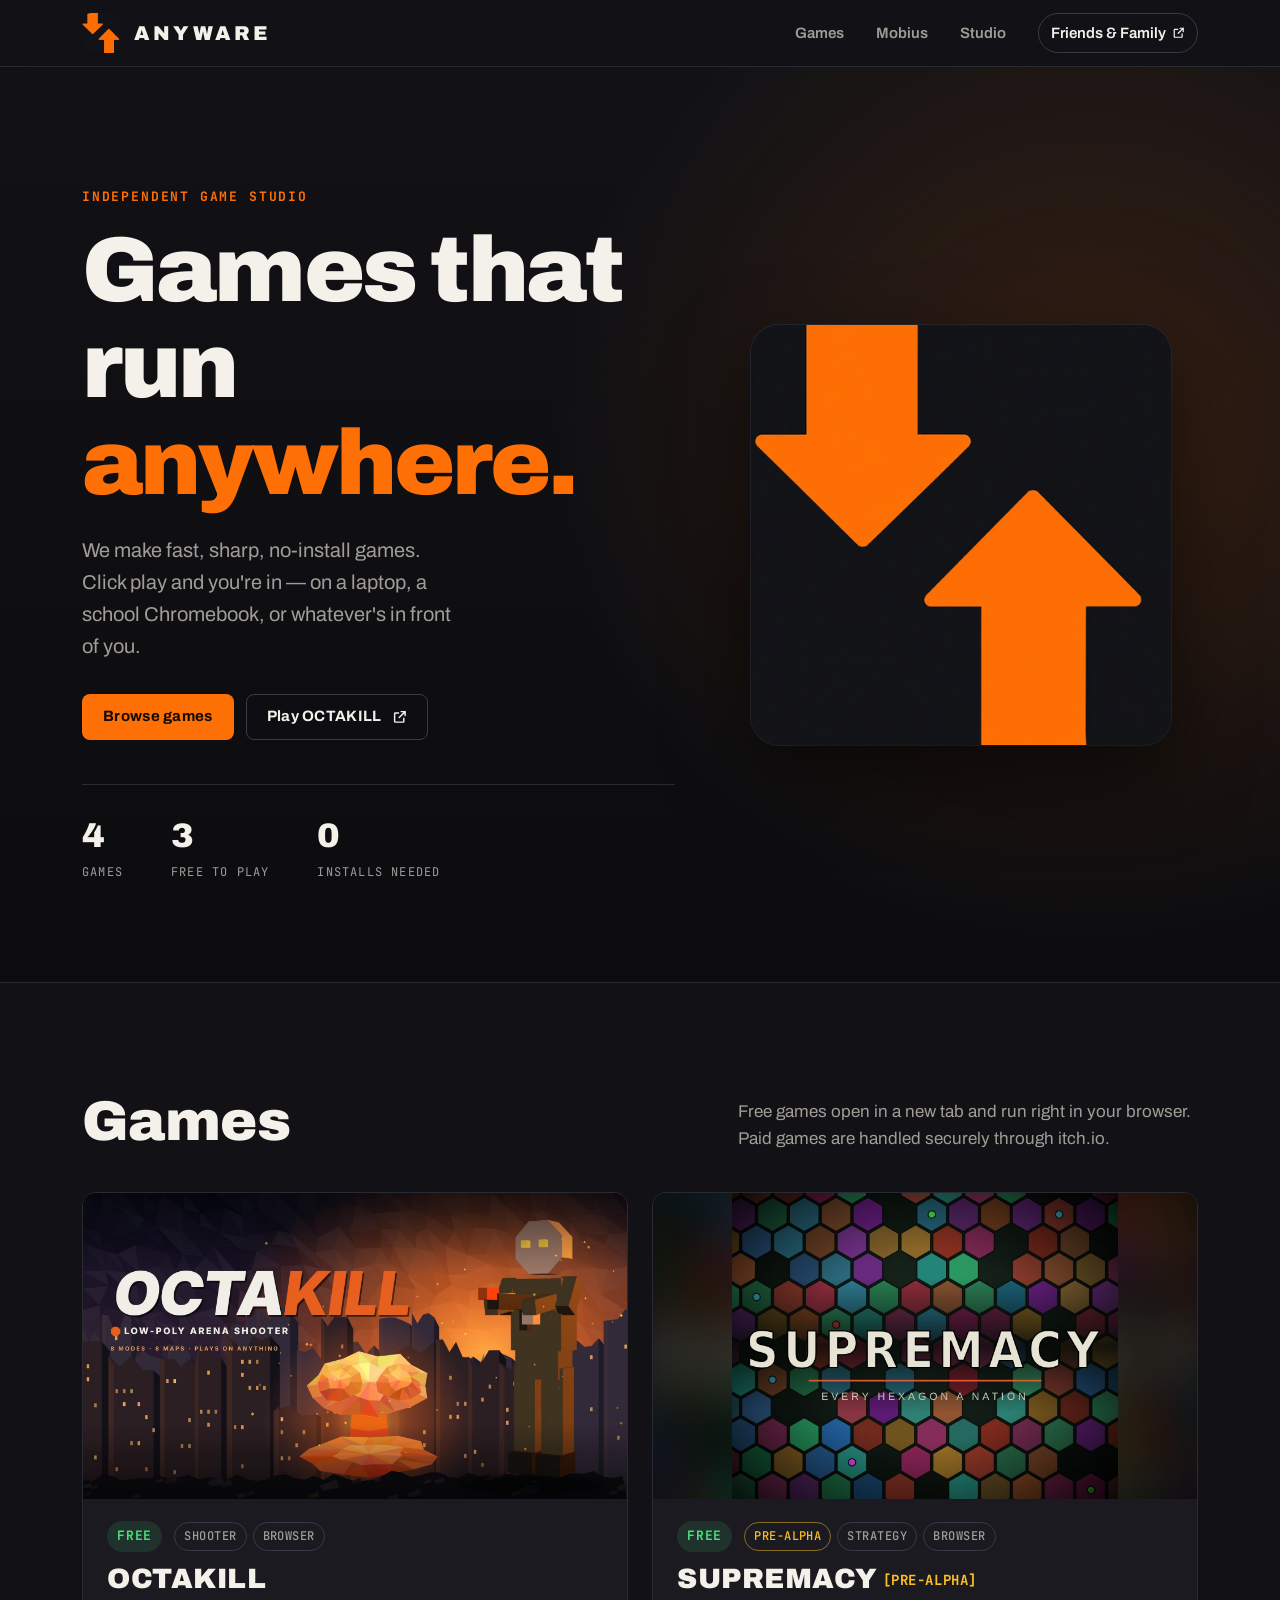
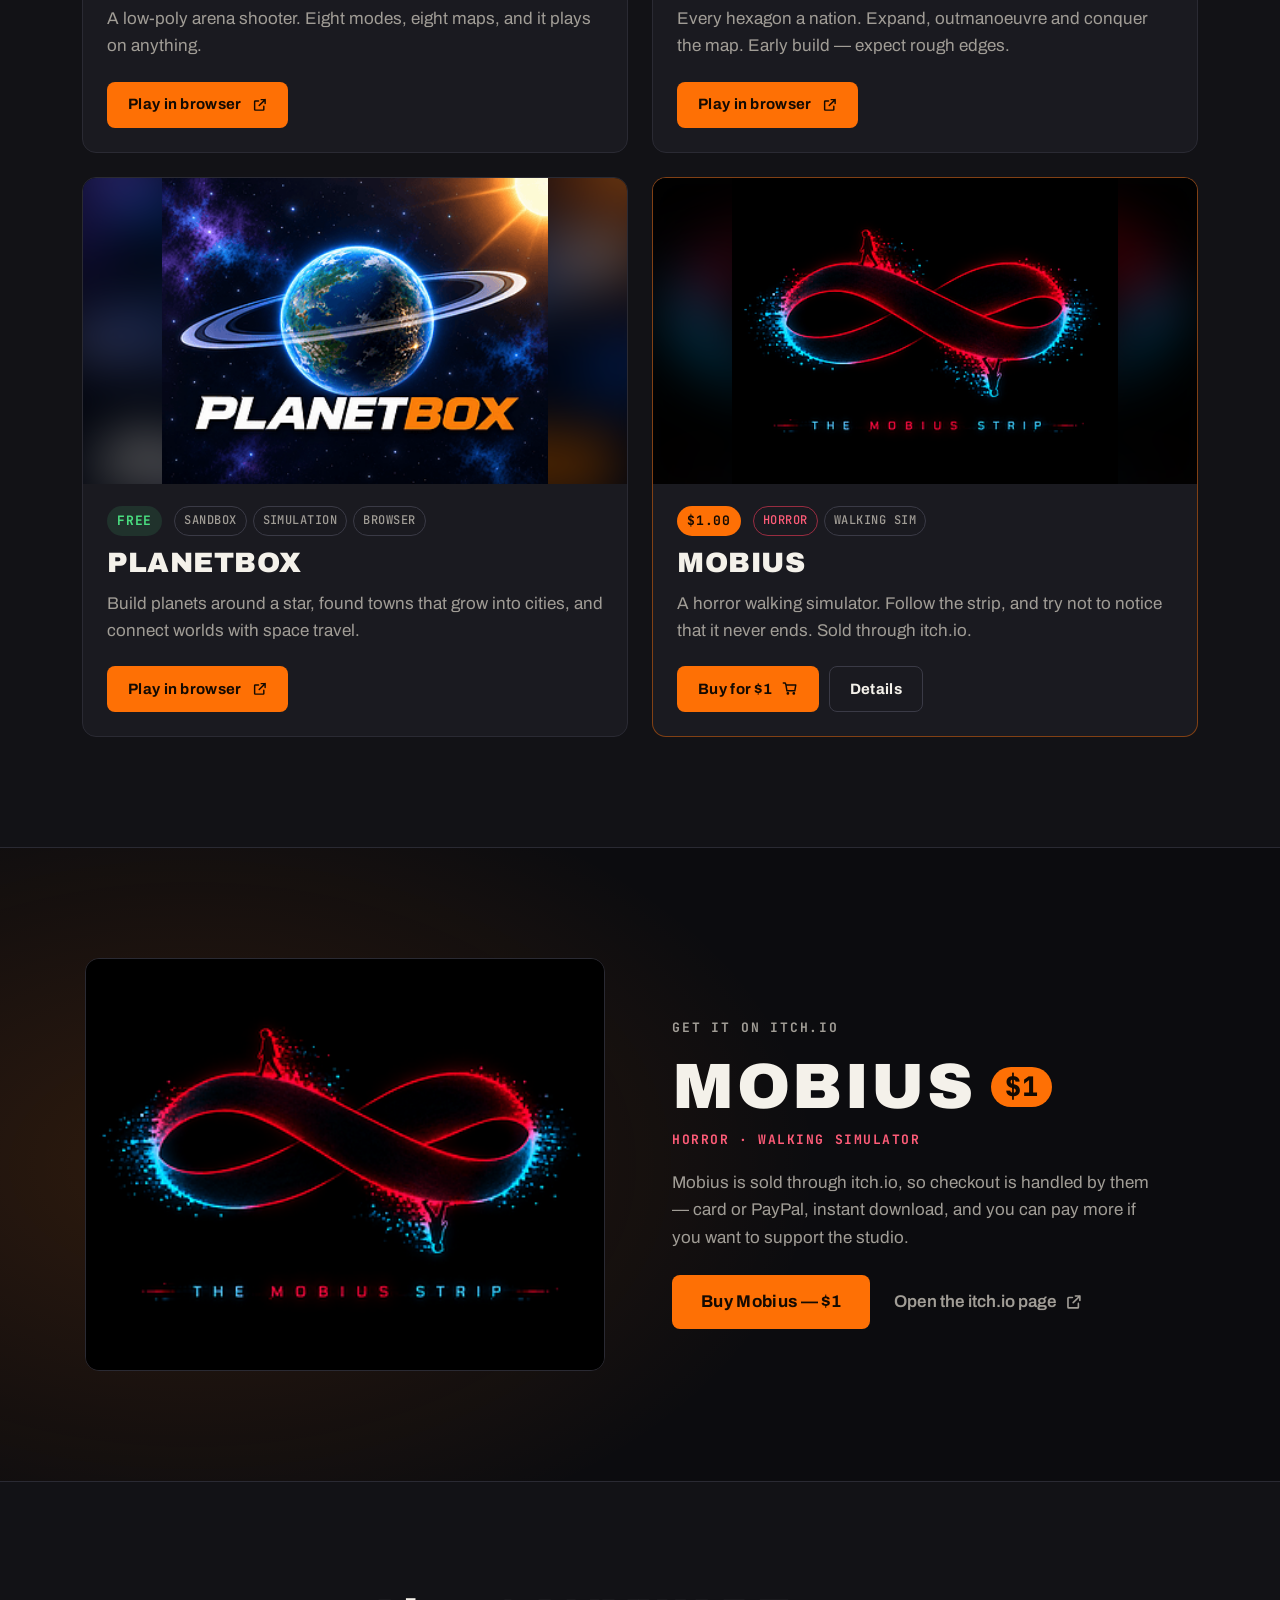
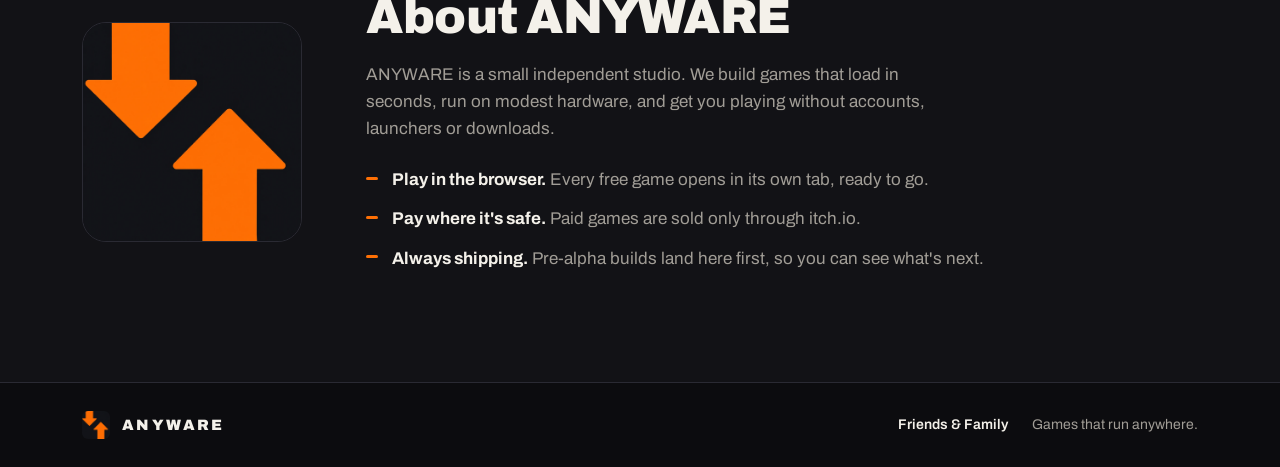
<file: index.html>
<!DOCTYPE html>
<html lang="en">
<head>
  <meta charset="UTF-8" />
  <meta name="viewport" content="width=device-width, initial-scale=1" />
  <title>ANYWARE — Independent Game Studio</title>
  <meta name="description" content="ANYWARE is an independent game studio making games that run anywhere. Play OCTAKILL, Supremacy and PlanetBox free in your browser, and get the horror walking simulator Mobius on itch.io." />
  <meta name="theme-color" content="#121216" />

  <meta property="og:title" content="ANYWARE — Independent Game Studio" />
  <meta property="og:description" content="Games that run anywhere. Play free in your browser." />
  <meta property="og:image" content="assets/img/octakill.jpg" />
  <meta property="og:type" content="website" />

  <link rel="icon" type="image/png" href="assets/img/favicon.png" />
  <link rel="apple-touch-icon" href="assets/img/apple-touch-icon.png" />

  <link rel="preconnect" href="https://fonts.googleapis.com" />
  <link rel="preconnect" href="https://fonts.gstatic.com" crossorigin />
  <link href="https://fonts.googleapis.com/css2?family=Archivo:wght@400;500;700;800;900&family=JetBrains+Mono:wght@500;700&display=swap" rel="stylesheet" />

  <link rel="stylesheet" href="assets/css/style.css" />
</head>
<body>
  <a class="skip-link" href="#games">Skip to games</a>

  <header class="site-header">
    <div class="container header-inner">
      <a class="brand" href="#top" aria-label="ANYWARE home">
        <img src="assets/img/logo.png" alt="" width="40" height="40" />
        <span>ANYWARE</span>
      </a>
      <nav class="nav" aria-label="Main">
        <a href="#games">Games</a>
        <a href="#mobius">Mobius</a>
        <a href="#studio">Studio</a>
        <a class="nav-friends" href="https://voriq-studios.replit.app/" target="_blank" rel="noopener">
          Friends &amp; Family
          <svg class="icon" viewBox="0 0 24 24" aria-hidden="true"><path d="M14 4h6v6M20 4l-9 9M18 14v5a1 1 0 0 1-1 1H5a1 1 0 0 1-1-1V7a1 1 0 0 1 1-1h5"/></svg>
        </a>
      </nav>
    </div>
  </header>

  <main id="top">
    <!-- ============ HERO ============ -->
    <section class="hero">
      <div class="container hero-inner">
        <div class="hero-copy">
          <p class="eyebrow">Independent game studio</p>
          <h1 class="hero-title">Games that run <span class="accent">anywhere.</span></h1>
          <p class="hero-lede">
            We make fast, sharp, no-install games. Click play and you're in &mdash;
            on a laptop, a school Chromebook, or whatever's in front of you.
          </p>
          <div class="hero-actions">
            <a class="btn btn-primary" href="#games">Browse games</a>
            <a class="btn btn-ghost" href="games/octakill.html" target="_blank" rel="noopener">
              Play OCTAKILL
              <svg class="icon" viewBox="0 0 24 24" aria-hidden="true"><path d="M14 4h6v6M20 4l-9 9M18 14v5a1 1 0 0 1-1 1H5a1 1 0 0 1-1-1V7a1 1 0 0 1 1-1h5"/></svg>
            </a>
          </div>
          <dl class="hero-stats">
            <div><dt>Games</dt><dd>4</dd></div>
            <div><dt>Free to play</dt><dd>3</dd></div>
            <div><dt>Installs needed</dt><dd>0</dd></div>
          </dl>
        </div>
        <div class="hero-mark" aria-hidden="true">
          <img src="assets/img/logo.png" alt="" width="512" height="512" />
        </div>
      </div>
    </section>

    <!-- ============ GAMES ============ -->
    <section id="games" class="section">
      <div class="container">
        <div class="section-head">
          <h2>Games</h2>
          <p>Free games open in a new tab and run right in your browser. Paid games are handled securely through itch.io.</p>
        </div>

        <div class="game-grid">
          <!-- OCTAKILL -->
          <article class="game-card" id="octakill">
            <a class="cover" href="games/octakill.html" target="_blank" rel="noopener" style="background-image:url('assets/img/octakill.jpg')" aria-label="Play OCTAKILL in a new tab">
              <img src="assets/img/octakill.jpg" alt="OCTAKILL key art: a low-poly soldier beside a mushroom cloud over a city" width="1920" height="1080" loading="lazy" />
            </a>
            <div class="game-body">
              <div class="game-meta">
                <span class="price price-free">Free</span>
                <ul class="tags" aria-label="Tags">
                  <li>Shooter</li>
                  <li>Browser</li>
                </ul>
              </div>
              <h3>OCTAKILL</h3>
              <p>A low-poly arena shooter. Eight modes, eight maps, and it plays on anything.</p>
              <div class="game-actions">
                <a class="btn btn-primary" href="games/octakill.html" target="_blank" rel="noopener">
                  Play in browser
                  <svg class="icon" viewBox="0 0 24 24" aria-hidden="true"><path d="M14 4h6v6M20 4l-9 9M18 14v5a1 1 0 0 1-1 1H5a1 1 0 0 1-1-1V7a1 1 0 0 1 1-1h5"/></svg>
                </a>
              </div>
            </div>
          </article>

          <!-- SUPREMACY -->
          <article class="game-card" id="supremacy">
            <a class="cover" href="games/supremacy.html" target="_blank" rel="noopener" style="background-image:url('assets/img/supremacy.jpg')" aria-label="Play Supremacy in a new tab">
              <img src="assets/img/supremacy.jpg" alt="Supremacy title art over a field of coloured hexagons" width="630" height="500" loading="lazy" />
            </a>
            <div class="game-body">
              <div class="game-meta">
                <span class="price price-free">Free</span>
                <ul class="tags" aria-label="Tags">
                  <li class="tag-warn">Pre-Alpha</li>
                  <li>Strategy</li>
                  <li>Browser</li>
                </ul>
              </div>
              <h3>SUPREMACY <span class="title-badge">[PRE-ALPHA]</span></h3>
              <p>Every hexagon a nation. Expand, outmanoeuvre and conquer the map. Early build &mdash; expect rough edges.</p>
              <div class="game-actions">
                <a class="btn btn-primary" href="games/supremacy.html" target="_blank" rel="noopener">
                  Play in browser
                  <svg class="icon" viewBox="0 0 24 24" aria-hidden="true"><path d="M14 4h6v6M20 4l-9 9M18 14v5a1 1 0 0 1-1 1H5a1 1 0 0 1-1-1V7a1 1 0 0 1 1-1h5"/></svg>
                </a>
              </div>
            </div>
          </article>

          <!-- PLANETBOX -->
          <article class="game-card" id="planetbox">
            <a class="cover" href="games/planetbox.html" target="_blank" rel="noopener" style="background-image:url('assets/img/planetbox.png')" aria-label="Play PlanetBox in a new tab">
              <img src="assets/img/planetbox.png" alt="PlanetBox title art: a ringed planet in space beside a bright star" width="315" height="250" loading="lazy" />
            </a>
            <div class="game-body">
              <div class="game-meta">
                <span class="price price-free">Free</span>
                <ul class="tags" aria-label="Tags">
                  <li>Sandbox</li>
                  <li>Simulation</li>
                  <li>Browser</li>
                </ul>
              </div>
              <h3>PLANETBOX</h3>
              <p>Build planets around a star, found towns that grow into cities, and connect worlds with space travel.</p>
              <div class="game-actions">
                <a class="btn btn-primary" href="games/planetbox.html" target="_blank" rel="noopener">
                  Play in browser
                  <svg class="icon" viewBox="0 0 24 24" aria-hidden="true"><path d="M14 4h6v6M20 4l-9 9M18 14v5a1 1 0 0 1-1 1H5a1 1 0 0 1-1-1V7a1 1 0 0 1 1-1h5"/></svg>
                </a>
              </div>
            </div>
          </article>

          <!-- MOBIUS (paid via itch.io) -->
          <article class="game-card game-card-paid" id="mobius-card">
            <a class="cover" href="#mobius" style="background-image:url('assets/img/mobius.png')" aria-label="Mobius purchase details">
              <img src="assets/img/mobius.png" alt="The Mobius Strip cover art: a glowing red and blue infinity loop with two tiny figures walking on it" width="315" height="250" loading="lazy" />
            </a>
            <div class="game-body">
              <div class="game-meta">
                <span class="price price-paid">$1.00</span>
                <ul class="tags" aria-label="Tags">
                  <li class="tag-horror">Horror</li>
                  <li>Walking Sim</li>
                </ul>
              </div>
              <h3>MOBIUS</h3>
              <p>A horror walking simulator. Follow the strip, and try not to notice that it never ends. Sold through itch.io.</p>
              <div class="game-actions">
                <a class="btn btn-primary" href="https://anyware-studios.itch.io/mobius" target="_blank" rel="noopener" data-itch-buy="mobius">
                  Buy for $1
                  <svg class="icon" viewBox="0 0 24 24" aria-hidden="true"><path d="M6 6h15l-1.5 9h-12L6 6Zm0 0L5 3H2M9 20a1 1 0 1 0 0-2 1 1 0 0 0 0 2Zm9 0a1 1 0 1 0 0-2 1 1 0 0 0 0 2Z"/></svg>
                </a>
                <a class="btn btn-ghost" href="#mobius">Details</a>
              </div>
            </div>
          </article>
        </div>
      </div>
    </section>

    <!-- ============ MOBIUS PURCHASE ============ -->
    <section id="mobius" class="section section-buy">
      <div class="container buy-inner">
        <div class="buy-art">
          <img src="assets/img/mobius.png" alt="" width="315" height="250" loading="lazy" />
        </div>
        <div class="buy-copy">
          <p class="eyebrow">Get it on itch.io</p>
          <h2>MOBIUS <span class="buy-price">$1</span></h2>
          <p class="buy-genre">Horror &middot; Walking simulator</p>
          <p>
            Mobius is sold through itch.io, so checkout is handled by them &mdash;
            card or PayPal, instant download, and you can pay more if you want to support the studio.
          </p>

          <div class="itch-embed" data-itch-embed="mobius">
            <p class="itch-embed-loading">Loading the itch.io store widget&hellip;</p>
          </div>

          <div class="buy-actions">
            <a class="btn btn-primary btn-lg" href="https://anyware-studios.itch.io/mobius" target="_blank" rel="noopener" data-itch-buy="mobius">
              Buy Mobius &mdash; $1
            </a>
            <a class="btn-link" href="https://anyware-studios.itch.io/mobius" target="_blank" rel="noopener">
              Open the itch.io page
              <svg class="icon" viewBox="0 0 24 24" aria-hidden="true"><path d="M14 4h6v6M20 4l-9 9M18 14v5a1 1 0 0 1-1 1H5a1 1 0 0 1-1-1V7a1 1 0 0 1 1-1h5"/></svg>
            </a>
          </div>
        </div>
      </div>
    </section>

    <!-- ============ STUDIO ============ -->
    <section id="studio" class="section">
      <div class="container studio-inner">
        <img class="studio-logo" src="assets/img/logo.png" alt="ANYWARE logo: two orange arrows, one pointing down and one pointing up" width="512" height="512" loading="lazy" />
        <div>
          <h2>About ANYWARE</h2>
          <p>
            ANYWARE is a small independent studio. We build games that load in seconds,
            run on modest hardware, and get you playing without accounts, launchers or downloads.
          </p>
          <ul class="studio-points">
            <li><strong>Play in the browser.</strong> Every free game opens in its own tab, ready to go.</li>
            <li><strong>Pay where it's safe.</strong> Paid games are sold only through itch.io.</li>
            <li><strong>Always shipping.</strong> Pre-alpha builds land here first, so you can see what's next.</li>
          </ul>
        </div>
      </div>
    </section>
  </main>

  <footer class="site-footer">
    <div class="container footer-inner">
      <a class="brand brand-sm" href="#top">
        <img src="assets/img/logo.png" alt="" width="28" height="28" />
        <span>ANYWARE</span>
      </a>
      <div class="footer-links">
        <a href="https://voriq-studios.replit.app/" target="_blank" rel="noopener">Friends &amp; Family</a>
        <p>Games that run anywhere.</p>
      </div>
    </div>
  </footer>

  <script src="assets/js/main.js" defer></script>
</body>
</html>
</file>
<file: assets/css/style.css>
/* ============================================================
   ANYWARE — studio site
   Palette is taken from the logo: signal orange on near-black.
   ============================================================ */
:root {
  --bg: #121216;
  --bg-raised: #1a1a20;
  --bg-sunken: #0c0c0f;
  --line: #2a2a33;
  --line-strong: #3a3a46;
  --text: #f4f1ea;
  --text-dim: #a19d96;
  --orange: #fe7005;
  --orange-hover: #ff8526;
  --orange-ink: #140a02;
  --green: #4ade80;
  --amber: #fbbf24;

  --radius: 14px;
  --radius-sm: 8px;
  --max: 1180px;
  --gutter: clamp(16px, 4vw, 32px);

  --font: "Archivo", system-ui, -apple-system, "Segoe UI", Roboto, sans-serif;
  --mono: "JetBrains Mono", ui-monospace, SFMono-Regular, Menlo, monospace;
}

*, *::before, *::after { box-sizing: border-box; }

html { scroll-behavior: smooth; scroll-padding-top: 80px; }
@media (prefers-reduced-motion: reduce) { html { scroll-behavior: auto; } }

body {
  margin: 0;
  background: var(--bg);
  color: var(--text);
  font-family: var(--font);
  font-size: 17px;
  line-height: 1.6;
  -webkit-font-smoothing: antialiased;
  overflow-x: hidden;
}

img { max-width: 100%; height: auto; display: block; }
a { color: inherit; }
h1, h2, h3 { line-height: 1.05; margin: 0; letter-spacing: -0.01em; }
p { margin: 0; }

:focus-visible { outline: 2px solid var(--orange); outline-offset: 3px; border-radius: 4px; }

.container { width: 100%; max-width: var(--max); margin: 0 auto; padding: 0 var(--gutter); }

.skip-link {
  position: absolute; left: 12px; top: -60px; z-index: 100;
  background: var(--orange); color: var(--orange-ink);
  padding: 10px 14px; border-radius: var(--radius-sm); font-weight: 700; text-decoration: none;
}
.skip-link:focus { top: 12px; }

.icon { width: 1.05em; height: 1.05em; fill: none; stroke: currentColor; stroke-width: 2.2; stroke-linecap: round; stroke-linejoin: round; flex: none; }

.eyebrow {
  font-family: var(--mono); font-size: 13px; font-weight: 700;
  letter-spacing: 0.14em; text-transform: uppercase; color: var(--orange);
  margin-bottom: 14px;
}
.accent { color: var(--orange); }

/* ---------- Buttons ---------- */
.btn {
  display: inline-flex; align-items: center; justify-content: center; gap: 10px;
  min-height: 46px; padding: 0 20px;
  border-radius: var(--radius-sm); border: 1px solid transparent;
  font: 700 15px/1 var(--font); letter-spacing: 0.02em;
  text-decoration: none; cursor: pointer;
  transition: background-color .15s ease, border-color .15s ease, transform .15s ease, color .15s ease;
}
.btn:active { transform: translateY(1px); }
.btn-primary { background: var(--orange); color: var(--orange-ink); }
.btn-primary:hover { background: var(--orange-hover); }
.btn-ghost { background: transparent; color: var(--text); border-color: var(--line-strong); }
.btn-ghost:hover { border-color: var(--orange); color: var(--orange); }
.btn-lg { min-height: 54px; padding: 0 28px; font-size: 17px; }
.btn-link {
  display: inline-flex; align-items: center; gap: 8px;
  color: var(--text-dim); font-weight: 600; text-decoration: none;
}
.btn-link:hover { color: var(--orange); }

/* ---------- Header ---------- */
.site-header {
  position: sticky; top: 0; z-index: 50;
  background: rgba(18, 18, 22, 0.82);
  backdrop-filter: blur(12px); -webkit-backdrop-filter: blur(12px);
  border-bottom: 1px solid var(--line);
}
.header-inner { display: flex; align-items: center; justify-content: space-between; height: 66px; gap: 16px; }
.brand { flex: none; display: inline-flex; align-items: center; gap: 12px; text-decoration: none; font-weight: 900; font-size: 20px; letter-spacing: 0.16em; }
.brand img { width: 40px; height: 40px; border-radius: 9px; }
.brand-sm { font-size: 15px; }
.brand-sm img { width: 28px; height: 28px; border-radius: 6px; }
.nav { display: flex; gap: clamp(14px, 3vw, 32px); }
.nav a { text-decoration: none; font-weight: 600; font-size: 15px; color: var(--text-dim); }
.nav a:hover { color: var(--text); }
.nav { align-items: center; }
.nav .nav-friends {
  display: inline-flex; align-items: center; gap: 6px; white-space: nowrap;
  padding: 7px 12px; border: 1px solid var(--line-strong); border-radius: 999px; color: var(--text);
}
.nav .nav-friends:hover { border-color: var(--orange); color: var(--orange); }
.nav .nav-friends .icon { width: 0.9em; height: 0.9em; }

/* ---------- Hero ---------- */
.hero {
  position: relative; overflow: hidden;
  padding: clamp(56px, 10vw, 120px) 0 clamp(56px, 8vw, 100px);
  border-bottom: 1px solid var(--line);
  background:
    radial-gradient(60% 80% at 85% 40%, rgba(254, 112, 5, 0.16), transparent 70%),
    linear-gradient(var(--bg), var(--bg-sunken));
}
.hero-inner { display: grid; grid-template-columns: 1.25fr 1fr; align-items: center; gap: 48px; }
.hero-title { font-size: clamp(44px, 7.4vw, 92px); font-weight: 900; letter-spacing: -0.03em; }
.hero-lede { margin-top: 22px; max-width: 34ch; font-size: clamp(17px, 1.6vw, 20px); color: var(--text-dim); }
.hero-actions { display: flex; flex-wrap: wrap; gap: 12px; margin-top: 32px; }
.hero-stats { display: flex; gap: clamp(20px, 4vw, 48px); margin: 44px 0 0; padding-top: 24px; border-top: 1px solid var(--line); }
.hero-stats div { display: flex; flex-direction: column-reverse; }
.hero-stats dt { font-family: var(--mono); font-size: 12px; letter-spacing: 0.1em; text-transform: uppercase; color: var(--text-dim); }
.hero-stats dd { margin: 0; font-size: 34px; font-weight: 900; }
.hero-mark { justify-self: center; width: min(100%, 420px); }
.hero-mark img { width: 100%; border-radius: 28px; box-shadow: 0 30px 80px rgba(0, 0, 0, 0.55), 0 0 0 1px var(--line); }

/* ---------- Sections ---------- */
.section { padding: clamp(64px, 9vw, 110px) 0; }
.section-head { display: flex; flex-wrap: wrap; align-items: end; justify-content: space-between; gap: 16px 40px; margin-bottom: 40px; }
.section-head h2 { font-size: clamp(36px, 5vw, 56px); font-weight: 900; }
.section-head p { max-width: 46ch; color: var(--text-dim); }

/* ---------- Game cards ---------- */
.game-grid { display: grid; grid-template-columns: repeat(2, minmax(0, 1fr)); gap: 24px; }

.game-card {
  display: flex; flex-direction: column;
  background: var(--bg-raised); border: 1px solid var(--line); border-radius: var(--radius);
  overflow: hidden;
  transition: border-color .2s ease, transform .2s ease;
}
.game-card:hover { border-color: var(--line-strong); transform: translateY(-3px); }
.game-card-paid { border-color: rgba(254, 112, 5, 0.45); }
.game-card-paid:hover { border-color: var(--orange); }

/* Cover: art is shown whole (contain) over a blurred copy of itself,
   so covers of any aspect ratio sit cleanly in a 16:9 frame. */
.cover {
  position: relative; display: block; aspect-ratio: 16 / 9; overflow: hidden;
  background-color: var(--bg-sunken); background-size: 0 0; background-repeat: no-repeat;
  isolation: isolate;
}
.cover::before {
  content: ""; position: absolute; inset: -40px; z-index: -1;
  background-image: inherit; background-size: cover; background-position: center;
  filter: blur(28px) brightness(0.55) saturate(1.2);
}
.cover img { width: 100%; height: 100%; object-fit: contain; transition: transform .35s ease; }
.game-card:hover .cover img { transform: scale(1.03); }
@media (prefers-reduced-motion: reduce) {
  .game-card, .cover img { transition: none; }
  .game-card:hover, .game-card:hover .cover img { transform: none; }
}

.game-body { display: flex; flex-direction: column; flex: 1; gap: 12px; padding: 22px 24px 24px; }
.game-meta { display: flex; flex-wrap: wrap; align-items: center; gap: 8px 12px; }
.game-body h3 { font-size: 28px; font-weight: 900; letter-spacing: 0.02em; }
.game-body > p { color: var(--text-dim); }
.game-actions { display: flex; flex-wrap: wrap; gap: 10px; margin-top: auto; padding-top: 10px; }

.title-badge { font-family: var(--mono); font-size: 14px; font-weight: 700; color: var(--amber); letter-spacing: 0.04em; vertical-align: middle; }

.price {
  font-family: var(--mono); font-size: 13px; font-weight: 700; letter-spacing: 0.06em; text-transform: uppercase;
  padding: 5px 10px; border-radius: 999px;
}
.price-free { background: rgba(74, 222, 128, 0.12); color: var(--green); }
.price-paid { background: var(--orange); color: var(--orange-ink); }

.tags { display: flex; flex-wrap: wrap; gap: 6px; list-style: none; margin: 0; padding: 0; }
.tags li {
  font-family: var(--mono); font-size: 12px; font-weight: 500; letter-spacing: 0.04em; text-transform: uppercase;
  padding: 4px 9px; border-radius: 999px; border: 1px solid var(--line-strong); color: var(--text-dim);
}
.tags .tag-warn { border-color: rgba(251, 191, 36, 0.5); color: var(--amber); }
.tags .tag-horror { border-color: rgba(255, 59, 92, 0.55); color: #ff5c78; }

/* ---------- Mobius purchase ---------- */
.section-buy {
  background:
    radial-gradient(70% 90% at 15% 50%, rgba(254, 112, 5, 0.14), transparent 70%),
    var(--bg-sunken);
  border-top: 1px solid var(--line); border-bottom: 1px solid var(--line);
}
.buy-inner { display: grid; grid-template-columns: 1fr 1fr; gap: clamp(32px, 5vw, 64px); align-items: center; }
.buy-art { justify-self: center; width: 100%; max-width: 520px; }
.buy-art img { width: 100%; border-radius: var(--radius); border: 1px solid var(--line); }
.buy-copy h2 { font-size: clamp(40px, 5.5vw, 64px); font-weight: 900; letter-spacing: 0.04em; display: flex; align-items: center; flex-wrap: wrap; gap: 16px; }
.buy-price {
  font-family: var(--mono); font-size: 0.42em; letter-spacing: 0.02em;
  background: var(--orange); color: var(--orange-ink); padding: 6px 14px; border-radius: 999px;
}
.buy-copy > .buy-genre { margin-top: 10px; font-family: var(--mono); font-size: 13px; font-weight: 700; letter-spacing: 0.12em; text-transform: uppercase; color: #ff5c78; }
.buy-copy > p { margin-top: 18px; color: var(--text-dim); max-width: 48ch; }
.buy-actions { display: flex; flex-wrap: wrap; align-items: center; gap: 16px 24px; margin-top: 24px; }

.itch-embed { margin-top: 28px; max-width: 552px; }
.itch-embed:empty, .itch-embed[hidden] { display: none; }
.itch-embed iframe { display: block; width: 100%; height: 167px; border: 0; border-radius: var(--radius-sm); background: var(--bg-raised); }
.itch-embed-loading {
  font-family: var(--mono); font-size: 13px; color: var(--text-dim);
  padding: 16px; border: 1px dashed var(--line-strong); border-radius: var(--radius-sm);
}

/* ---------- Studio ---------- */
.studio-inner { display: grid; grid-template-columns: 220px 1fr; gap: clamp(28px, 5vw, 64px); align-items: center; }
.studio-logo { width: 100%; border-radius: 24px; border: 1px solid var(--line); }
.studio-inner h2 { font-size: clamp(32px, 4.4vw, 48px); font-weight: 900; margin-bottom: 18px; }
.studio-inner > div > p { color: var(--text-dim); max-width: 60ch; }
.studio-points { list-style: none; margin: 24px 0 0; padding: 0; display: grid; gap: 12px; }
.studio-points li { position: relative; padding-left: 26px; color: var(--text-dim); }
.studio-points li::before { content: ""; position: absolute; left: 0; top: 0.62em; width: 12px; height: 3px; background: var(--orange); border-radius: 2px; }
.studio-points strong { color: var(--text); }

/* ---------- Footer ---------- */
.site-footer { border-top: 1px solid var(--line); padding: 28px 0; background: var(--bg-sunken); }
.footer-inner { display: flex; flex-wrap: wrap; align-items: center; justify-content: space-between; gap: 12px; }
.footer-inner p { color: var(--text-dim); font-size: 14px; }
.footer-links { display: flex; flex-wrap: wrap; align-items: center; gap: 8px 24px; }
.footer-links a { color: var(--text); font-size: 14px; font-weight: 600; text-decoration: none; }
.footer-links a:hover { color: var(--orange); }

/* ---------- Responsive ---------- */
@media (max-width: 900px) {
  .hero-inner { grid-template-columns: 1fr; }
  .hero-mark { order: -1; width: 120px; justify-self: start; }
  .hero-mark img { border-radius: 20px; }
  .buy-inner { grid-template-columns: 1fr; }
}
@media (max-width: 760px) {
  .game-grid { grid-template-columns: 1fr; }
  .studio-inner { grid-template-columns: 1fr; }
  .studio-logo { width: 120px; }
}
@media (max-width: 480px) {
  body { font-size: 16px; }
  .brand span { display: none; }
  .nav { gap: 14px; }
  .nav a { font-size: 14px; }
  .nav .nav-friends { padding: 6px 10px; }
  .nav .nav-friends .icon { display: none; }
  .hero-stats dd { font-size: 28px; }
  .game-body { padding: 18px 18px 20px; }
  .hero-actions .btn, .buy-actions .btn { width: 100%; }
}
@media (max-width: 380px) {
  .header-inner { gap: 10px; }
  .brand img { width: 32px; height: 32px; }
  .nav { gap: 10px; }
  .nav a { font-size: 13px; }
  .nav .nav-friends { padding: 5px 8px; }
}
</file>
